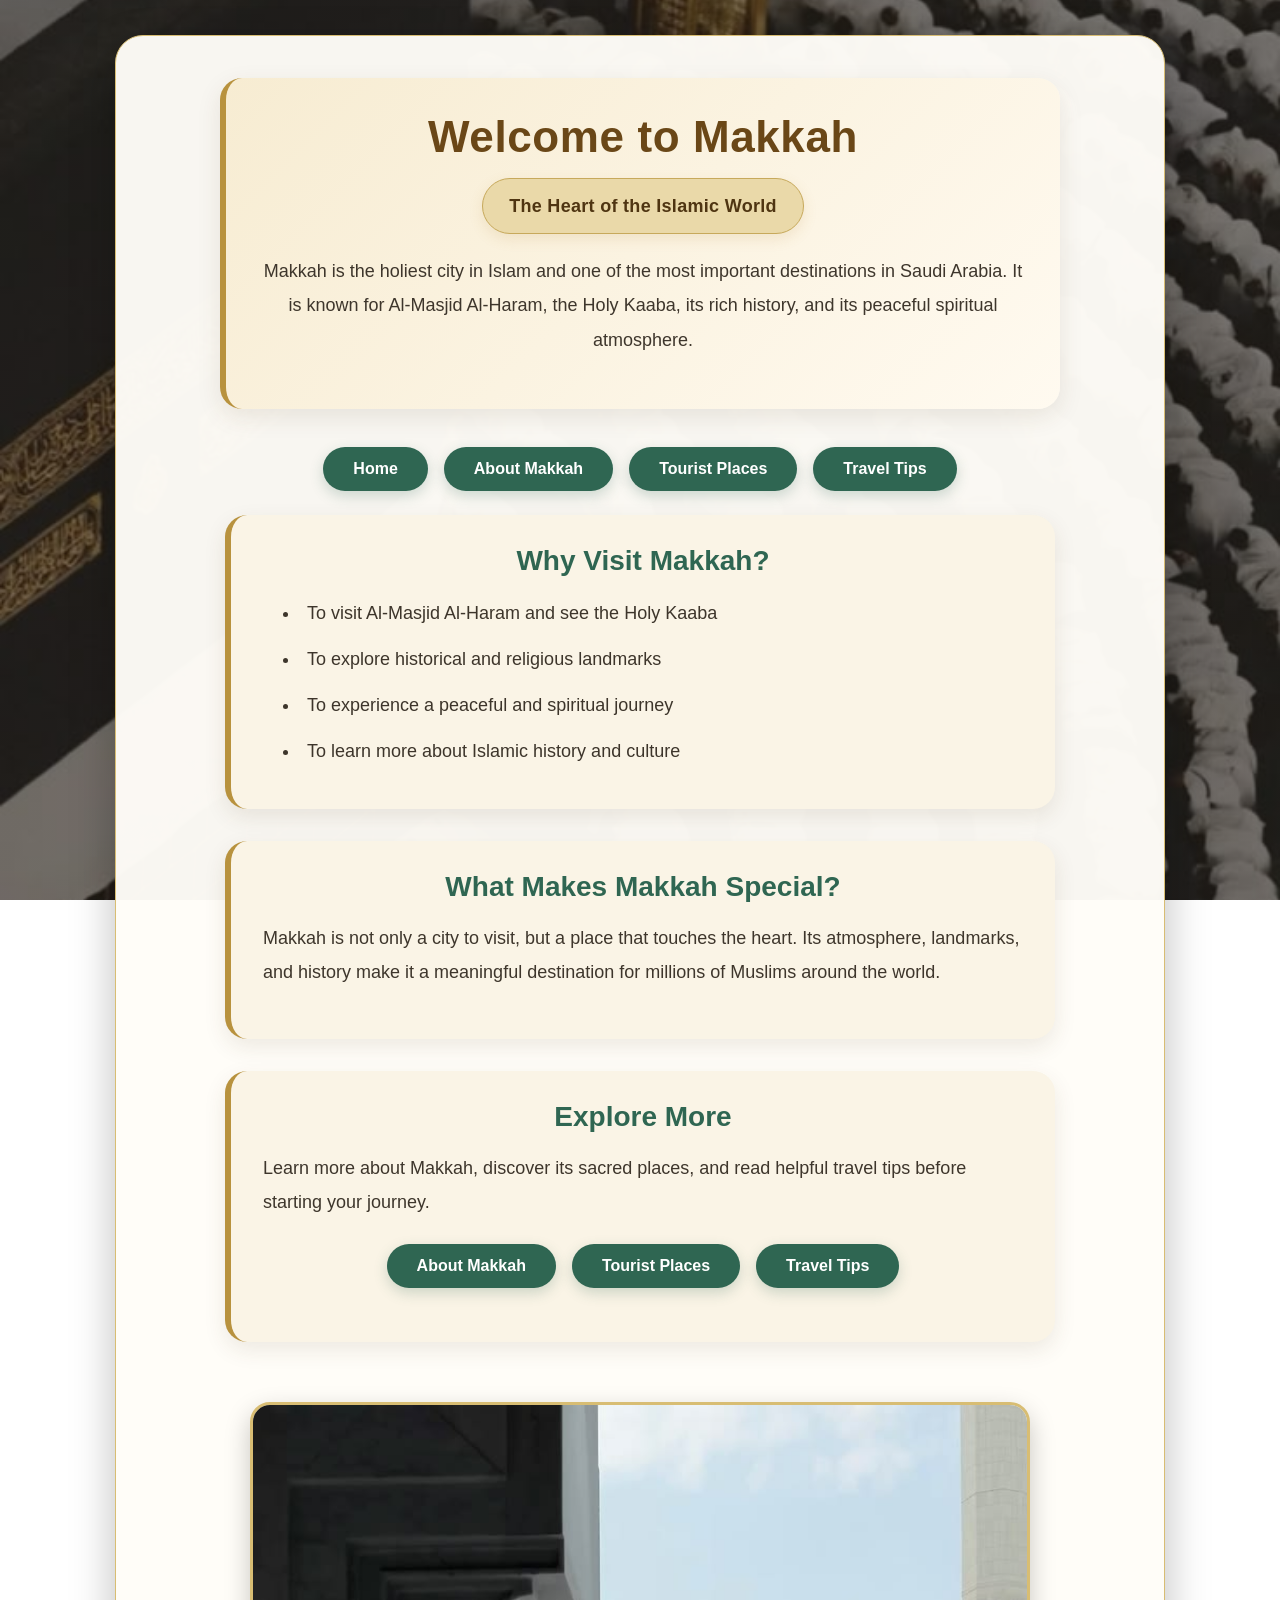
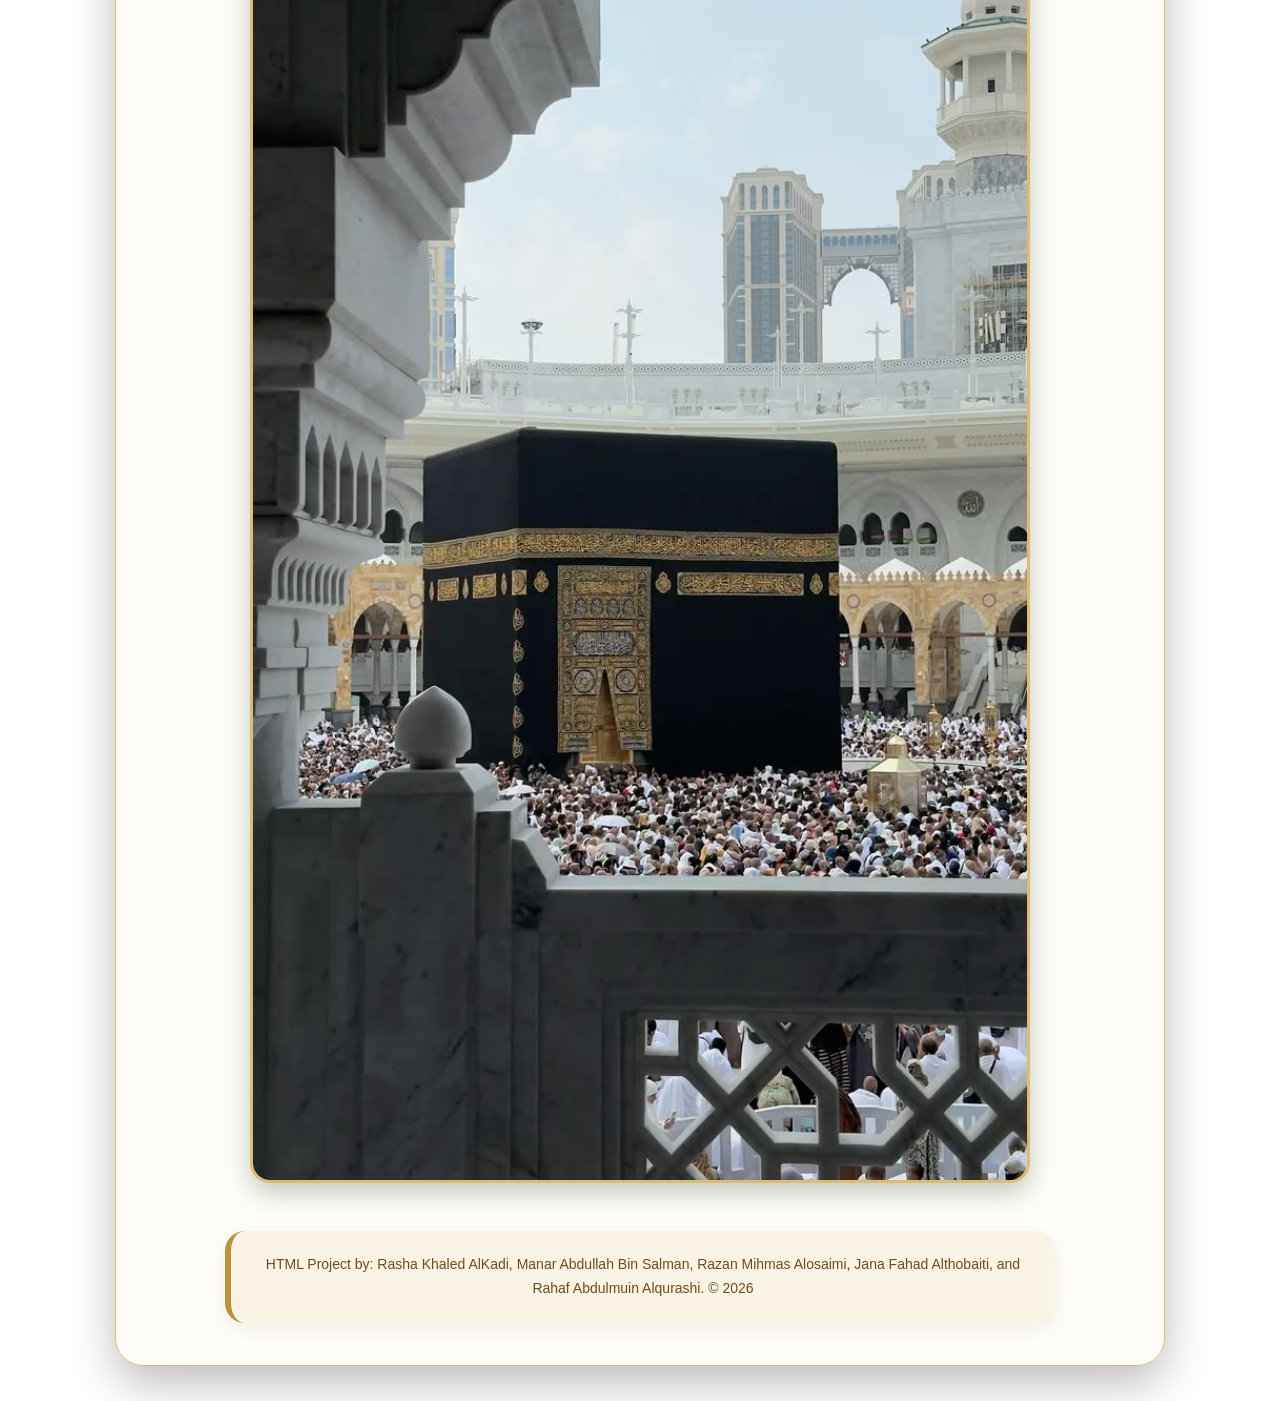
<file: index.html>
<!DOCTYPE html>
<html lang="en">

<head>
    <meta charset="UTF-8">
    <meta name="viewport" content="width=device-width, initial-scale=1.0">
    <title>Tourism in Makkah</title>
    <link rel="stylesheet" href="style.css">
</head>

<body>

    <div class="page">

        <header>
            <h1>Welcome to Makkah</h1>
            <p class="hero-note">The Heart of the Islamic World</p>
            <p>
                Makkah is the holiest city in Islam and one of the most important destinations
                in Saudi Arabia. It is known for Al-Masjid Al-Haram, the Holy Kaaba,
                its rich history, and its peaceful spiritual atmosphere.
            </p>
        </header>

        <nav>
            <a href="index.html">Home</a>
            <a href="Makkah.html">About Makkah</a>
            <a href="places.html">Tourist Places</a>
            <a href="tips.html">Travel Tips</a>
        </nav>

        <main>

            <section class="card">
                <h2>Why Visit Makkah?</h2>
                <ul>
                    <li>To visit Al-Masjid Al-Haram and see the Holy Kaaba</li>
                    <li>To explore historical and religious landmarks</li>
                    <li>To experience a peaceful and spiritual journey</li>
                    <li>To learn more about Islamic history and culture</li>
                </ul>
            </section>

            <section class="card">
                <h2>What Makes Makkah Special?</h2>
                <p>
                    Makkah is not only a city to visit, but a place that touches the heart.
                    Its atmosphere, landmarks, and history make it a meaningful destination
                    for millions of Muslims around the world.
                </p>
            </section>

            <section class="card">
                <h2>Explore More</h2>
                <p>
                    Learn more about Makkah, discover its sacred places,
                    and read helpful travel tips before starting your journey.
                </p>

                <div class="links">
                    <a href="Makkah.html">About Makkah</a>
                    <a href="places.html">Tourist Places</a>
                    <a href="tips.html">Travel Tips</a>
                </div>
            </section>

            <section class="image-card">
                <img src="img/Makkah.jpg" alt="Makkah view">
            </section>

        </main>

        <footer>
            <p>
                HTML Project by: Rasha Khaled AlKadi, Manar Abdullah Bin Salman,
                Razan Mihmas Alosaimi, Jana Fahad Althobaiti,
                and Rahaf Abdulmuin Alqurashi.
                &copy; 2026
            </p>
        </footer>

    </div>

</body>

</html>
</file>
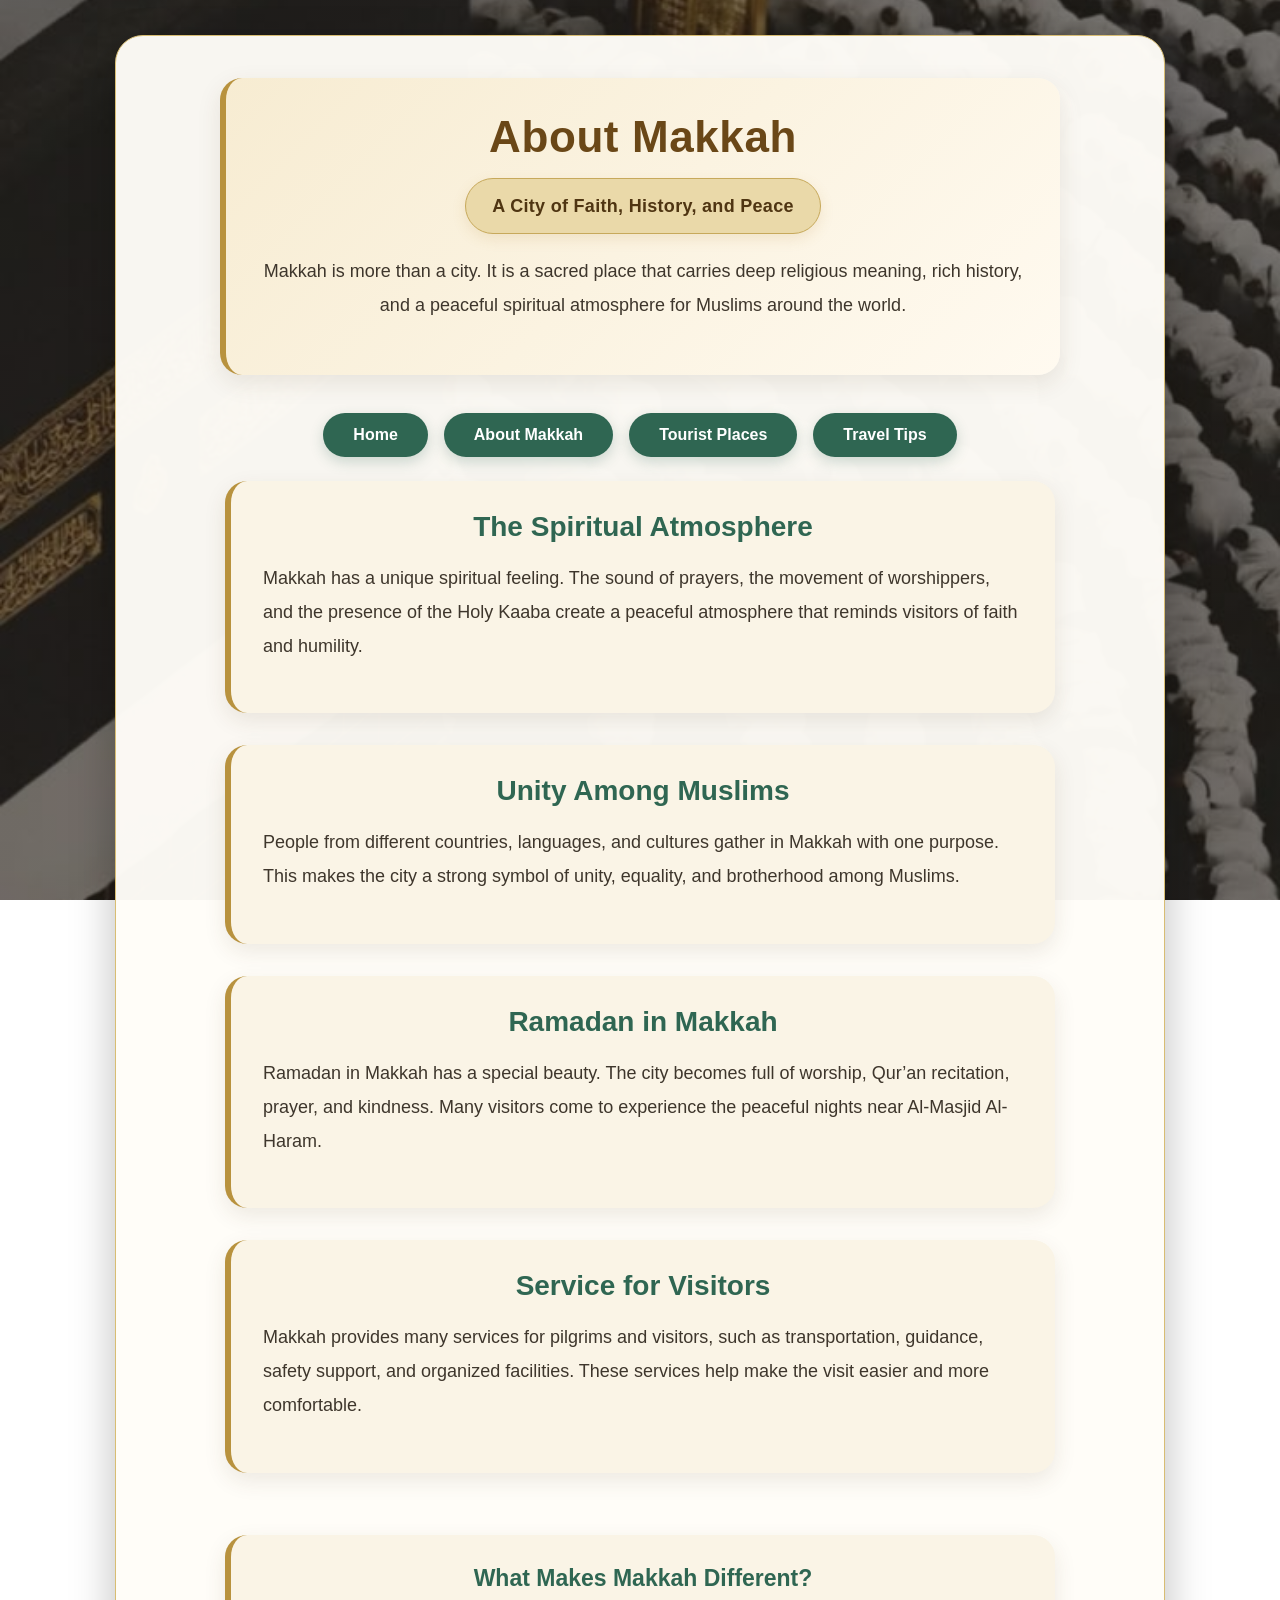
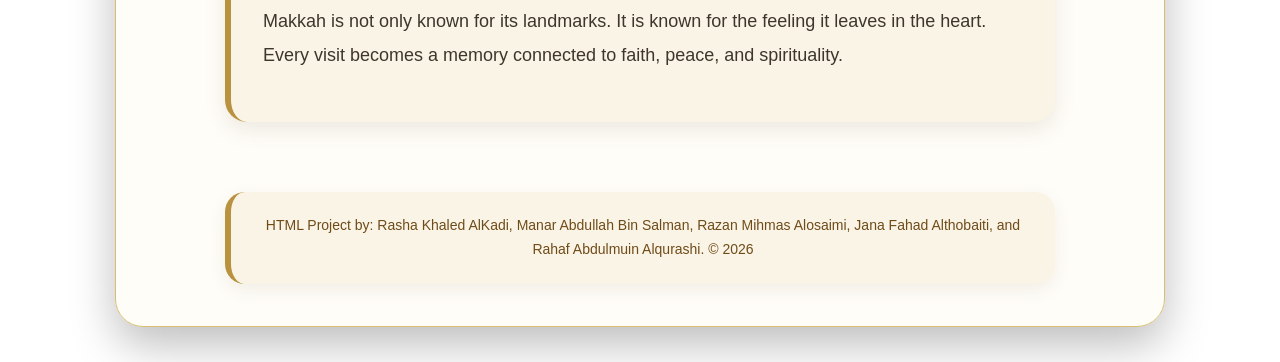
<file: Makkah.html>
<!DOCTYPE html>
<html lang="en">

<head>
    <meta charset="UTF-8">
    <meta name="viewport" content="width=device-width, initial-scale=1.0">
    <title>About Makkah</title>
    <link rel="stylesheet" href="style.css">
</head>

<body>

    <div class="page">

        <header>
            <h1>About Makkah</h1>
            <p class="hero-note">A City of Faith, History, and Peace</p>
            <p>
                Makkah is more than a city. It is a sacred place that carries deep religious
                meaning, rich history, and a peaceful spiritual atmosphere for Muslims around
                the world.
            </p>
        </header>

        <nav>
            <a href="index.html">Home</a>
            <a href="Makkah.html">About Makkah</a>
            <a href="places.html">Tourist Places</a>
            <a href="tips.html">Travel Tips</a>
        </nav>

        <main>

            <section class="card">
                <h2>The Spiritual Atmosphere</h2>
                <p>
                    Makkah has a unique spiritual feeling. The sound of prayers, the movement
                    of worshippers, and the presence of the Holy Kaaba create a peaceful
                    atmosphere that reminds visitors of faith and humility.
                </p>
            </section>

            <section class="card">
                <h2>Unity Among Muslims</h2>
                <p>
                    People from different countries, languages, and cultures gather in Makkah
                    with one purpose. This makes the city a strong symbol of unity, equality,
                    and brotherhood among Muslims.
                </p>
            </section>

            <section class="card">
                <h2>Ramadan in Makkah</h2>
                <p>
                    Ramadan in Makkah has a special beauty. The city becomes full of worship,
                    Qur’an recitation, prayer, and kindness. Many visitors come to experience
                    the peaceful nights near Al-Masjid Al-Haram.
                </p>
            </section>

            <section class="card">
                <h2>Service for Visitors</h2>
                <p>
                    Makkah provides many services for pilgrims and visitors, such as transportation,
                    guidance, safety support, and organized facilities. These services help make
                    the visit easier and more comfortable.
                </p>
            </section>

            <section class="text-box">
                <h3>What Makes Makkah Different?</h3>
                <p>
                    Makkah is not only known for its landmarks. It is known for the feeling
                    it leaves in the heart. Every visit becomes a memory connected to faith,
                    peace, and spirituality.
                </p>
            </section>

        </main>

        <footer>
            <p>
                HTML Project by: Rasha Khaled AlKadi, Manar Abdullah Bin Salman,
                Razan Mihmas Alosaimi, Jana Fahad Althobaiti,
                and Rahaf Abdulmuin Alqurashi.
                &copy; 2026
            </p>
        </footer>

    </div>

</body>

</html>
</file>
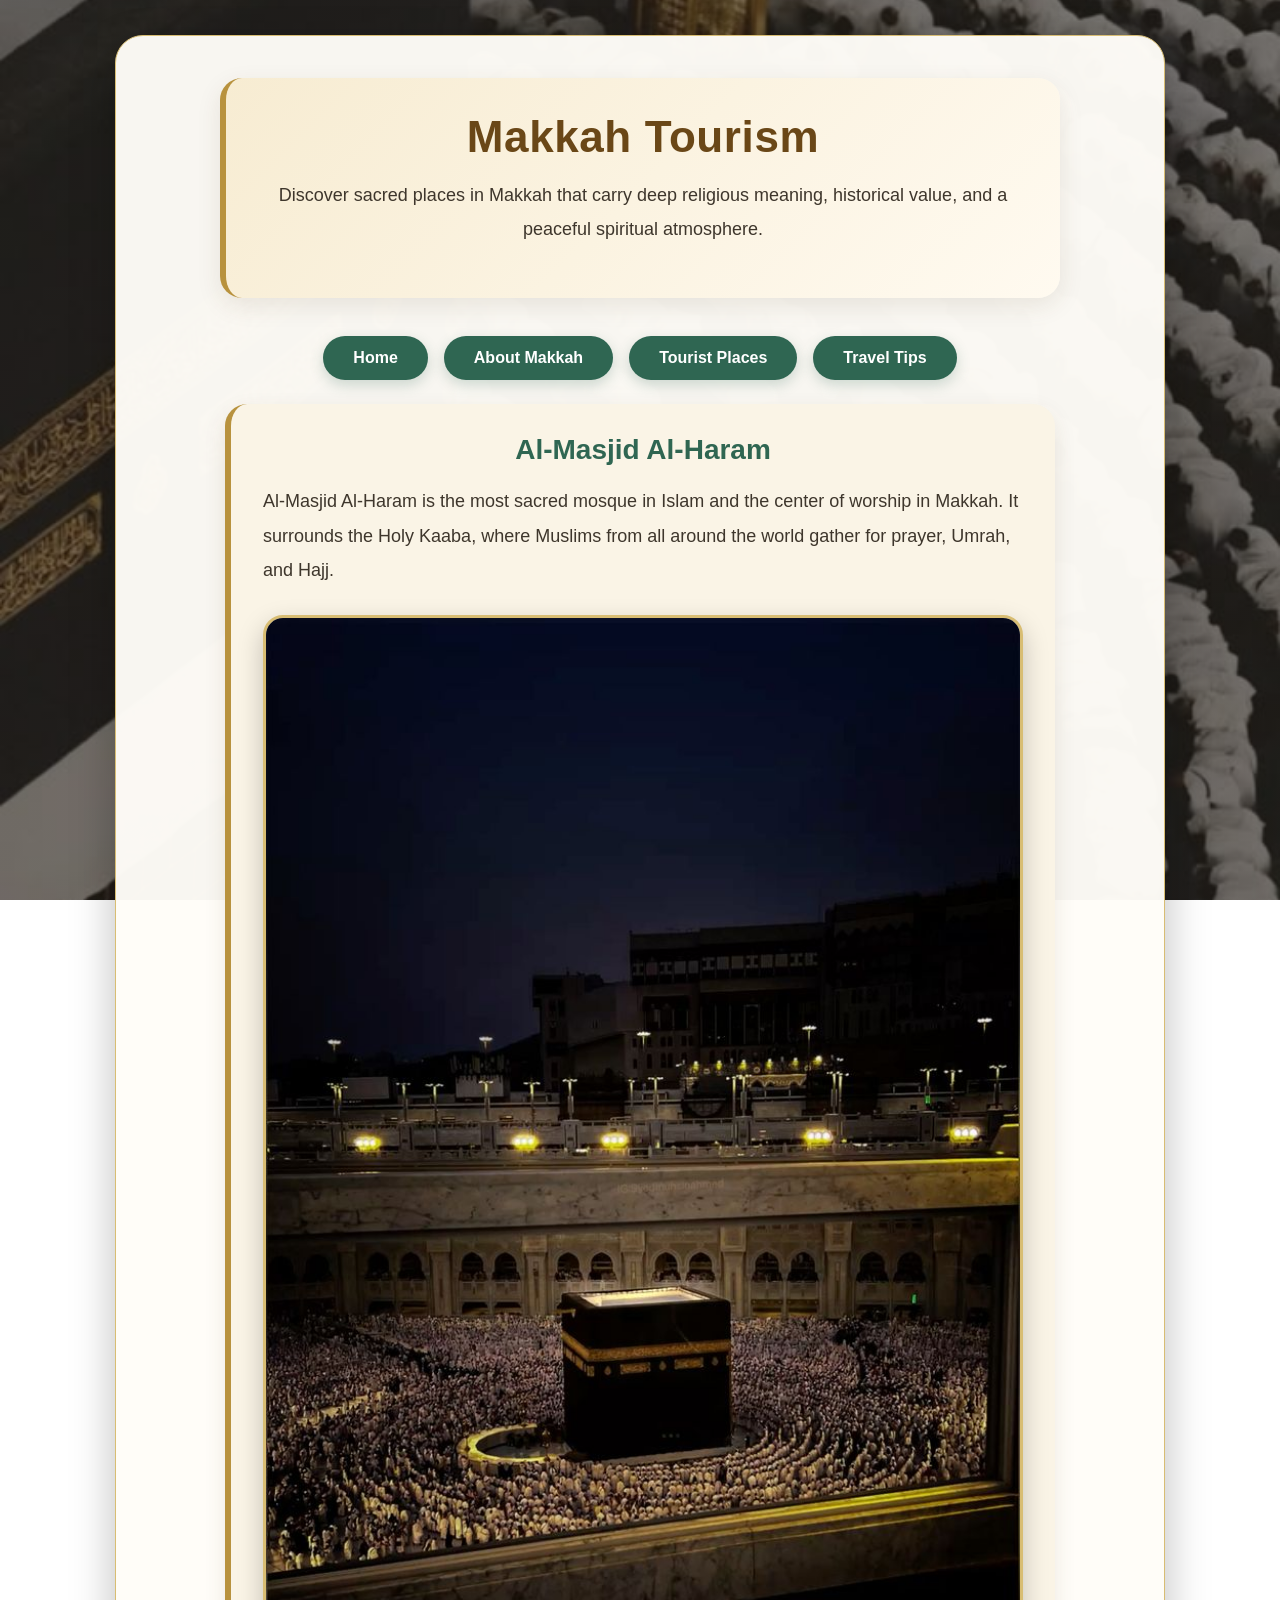
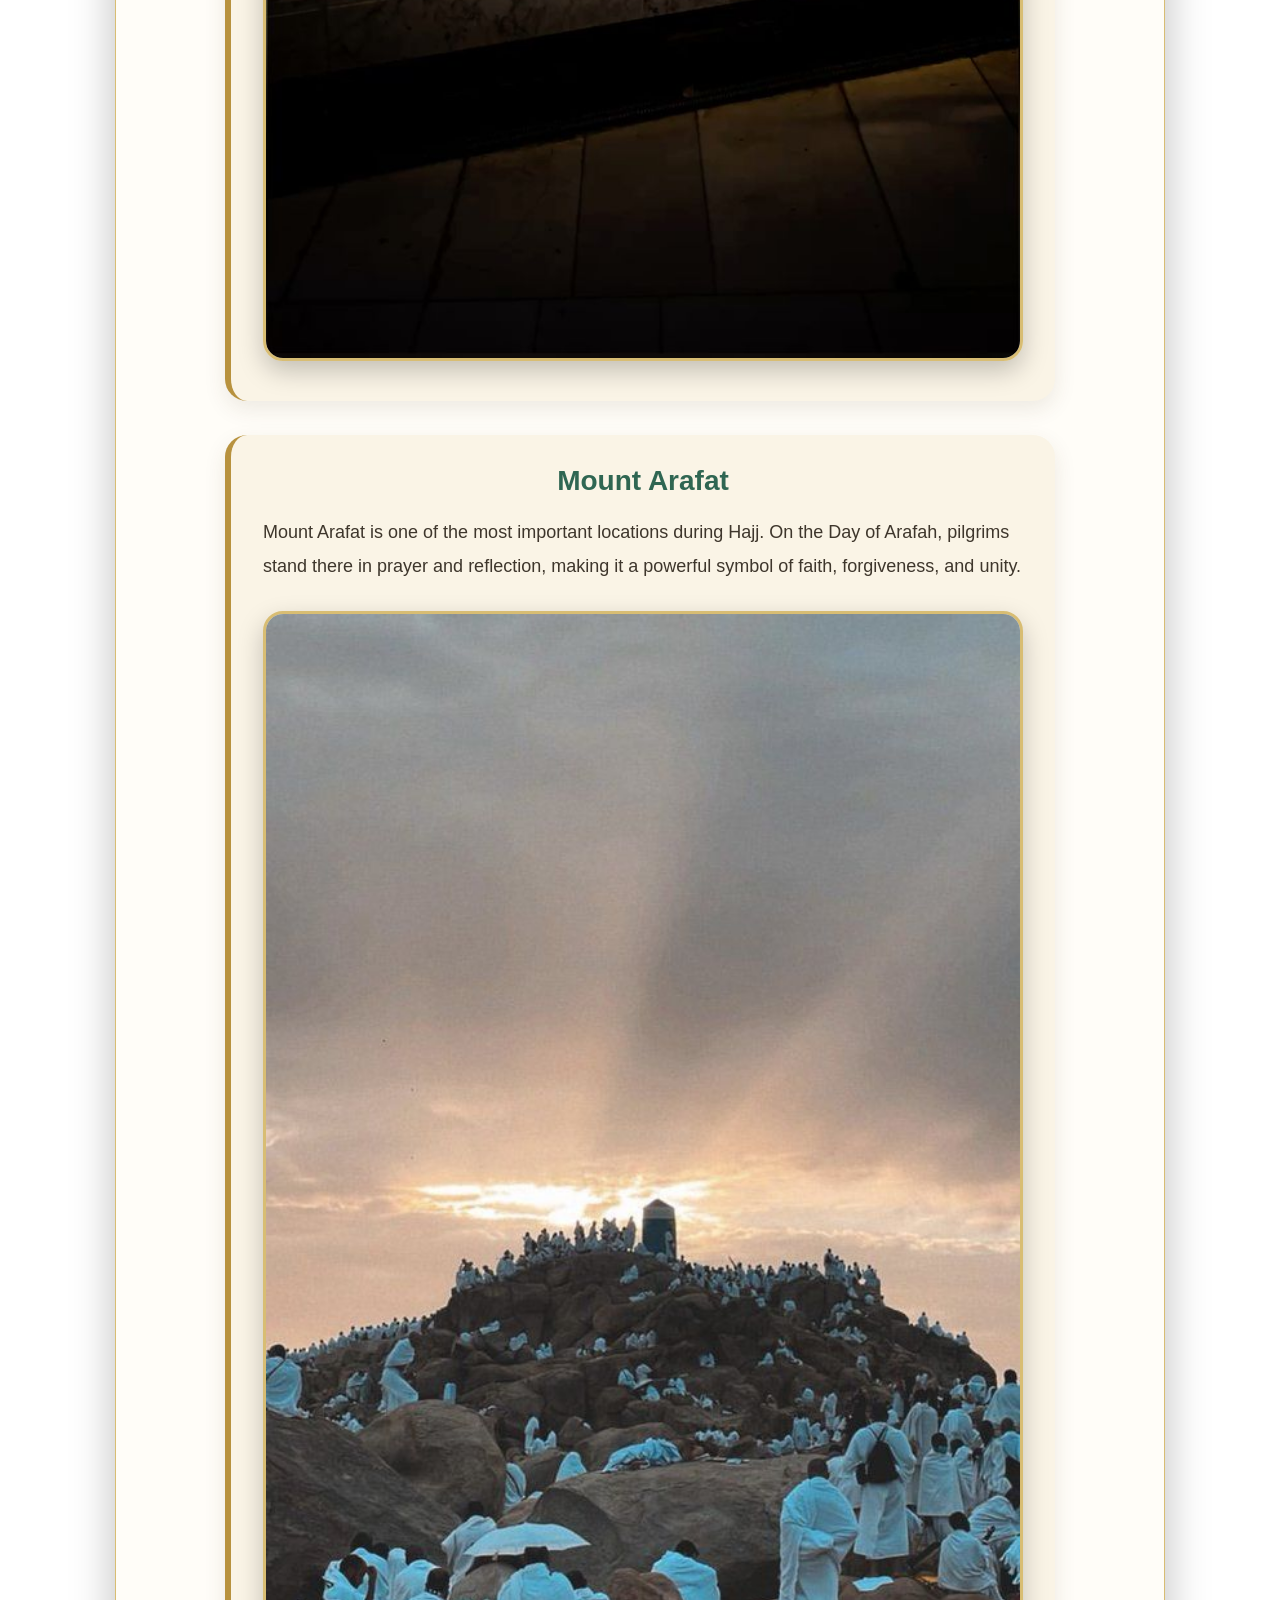
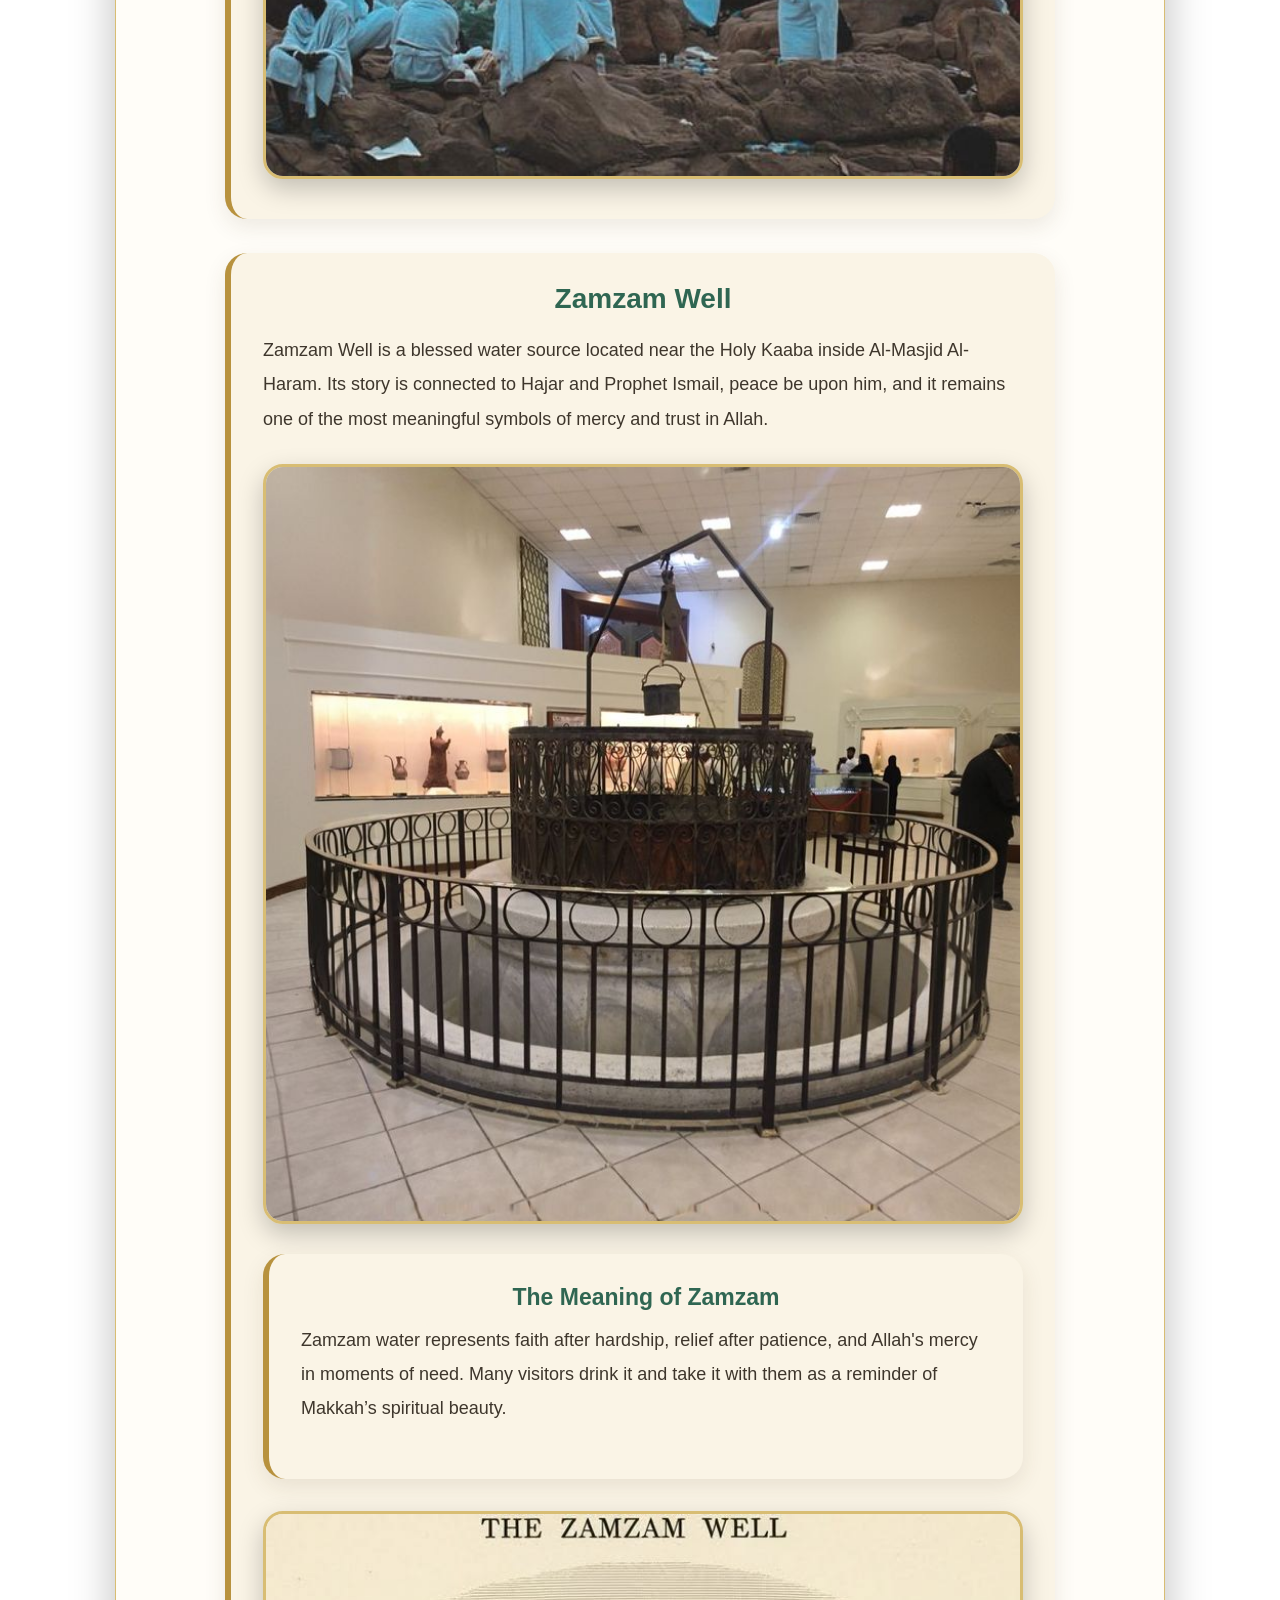
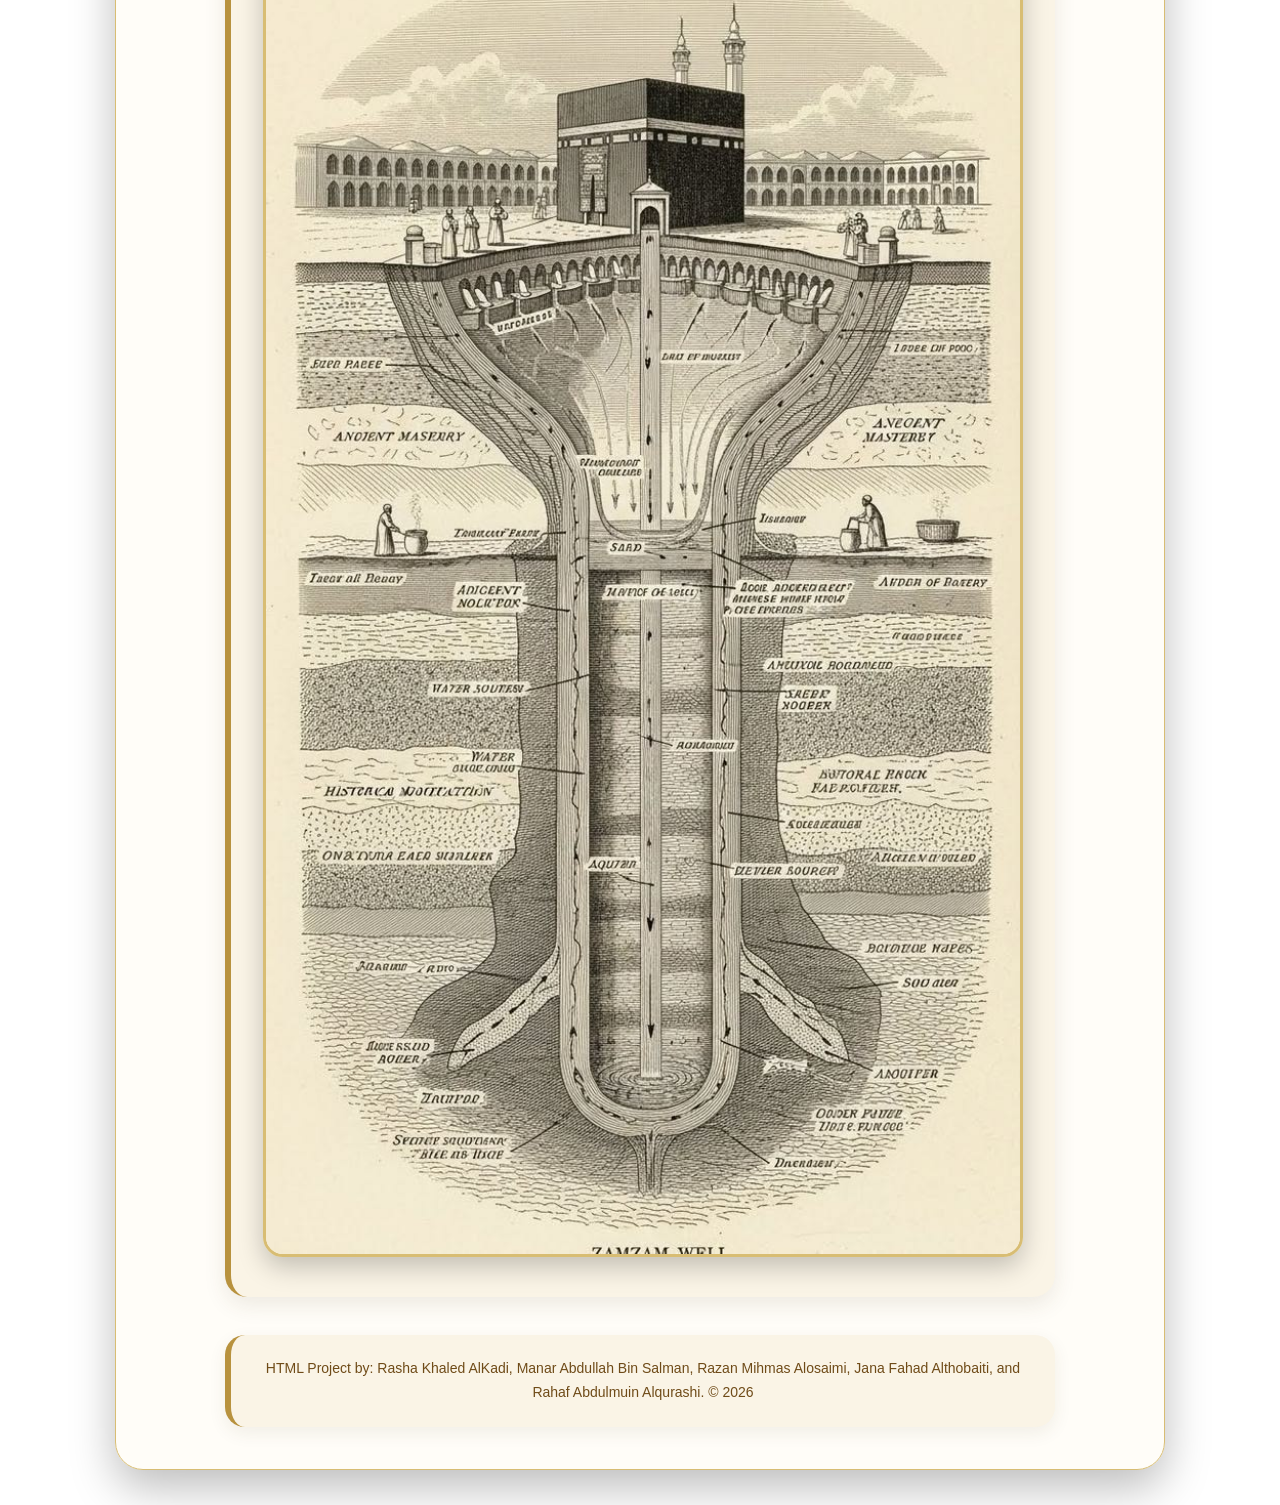
<file: places.html>
<!DOCTYPE html>
<html lang="en">

<head>
    <meta charset="UTF-8">
    <meta name="viewport" content="width=device-width, initial-scale=1.0">
    <title>Tourist Places in Makkah</title>
    <link rel="stylesheet" href="style.css">
</head>

<body>

    <div class="page">

        <header>
            <h1>Makkah Tourism</h1>
            <p>
                Discover sacred places in Makkah that carry deep religious meaning,
                historical value, and a peaceful spiritual atmosphere.
            </p>
        </header>

        <nav>
            <a href="index.html">Home</a>
            <a href="Makkah.html">About Makkah</a>
            <a href="places.html">Tourist Places</a>
            <a href="tips.html">Travel Tips</a>
        </nav>

        <main>

            <section class="places">

                <article class="card place-card">
                    <h2>Al-Masjid Al-Haram</h2>

                    <p>
                        Al-Masjid Al-Haram is the most sacred mosque in Islam and the center
                        of worship in Makkah. It surrounds the Holy Kaaba, where Muslims from
                        all around the world gather for prayer, Umrah, and Hajj.
                    </p>

                    <img src="img/Makkah view.jpg" alt="Al-Masjid Al-Haram">
                </article>

                <article class="card place-card">
                    <h2>Mount Arafat</h2>

                    <p>
                        Mount Arafat is one of the most important locations during Hajj.
                        On the Day of Arafah, pilgrims stand there in prayer and reflection,
                        making it a powerful symbol of faith, forgiveness, and unity.
                    </p>

                    <img src="img/Mount Arafat.jpg" alt="Mount Arafat">
                </article>

                <article class="card place-card">
                    <h2>Zamzam Well</h2>

                    <p>
                        Zamzam Well is a blessed water source located near the Holy Kaaba
                        inside Al-Masjid Al-Haram. Its story is connected to Hajar and
                        Prophet Ismail, peace be upon him, and it remains one of the most
                        meaningful symbols of mercy and trust in Allah.
                    </p>

                    <img src="img/Zamzam Well.jpg" alt="Zamzam Well">

                    <div class="text-box">
                        <h3>The Meaning of Zamzam</h3>
                        <p>
                            Zamzam water represents faith after hardship, relief after patience,
                            and Allah's mercy in moments of need. Many visitors drink it and
                            take it with them as a reminder of Makkah’s spiritual beauty.
                        </p>
                    </div>

                    <img src="img/Zamzam Well expline.jpg" alt="Information about Zamzam Well">
                </article>

            </section>

        </main>

        <footer>
            <p>
                HTML Project by: Rasha Khaled AlKadi, Manar Abdullah Bin Salman,
                Razan Mihmas Alosaimi, Jana Fahad Althobaiti,
                and Rahaf Abdulmuin Alqurashi.
                &copy; 2026
            </p>
        </footer>

    </div>

</body>

</html>
</file>
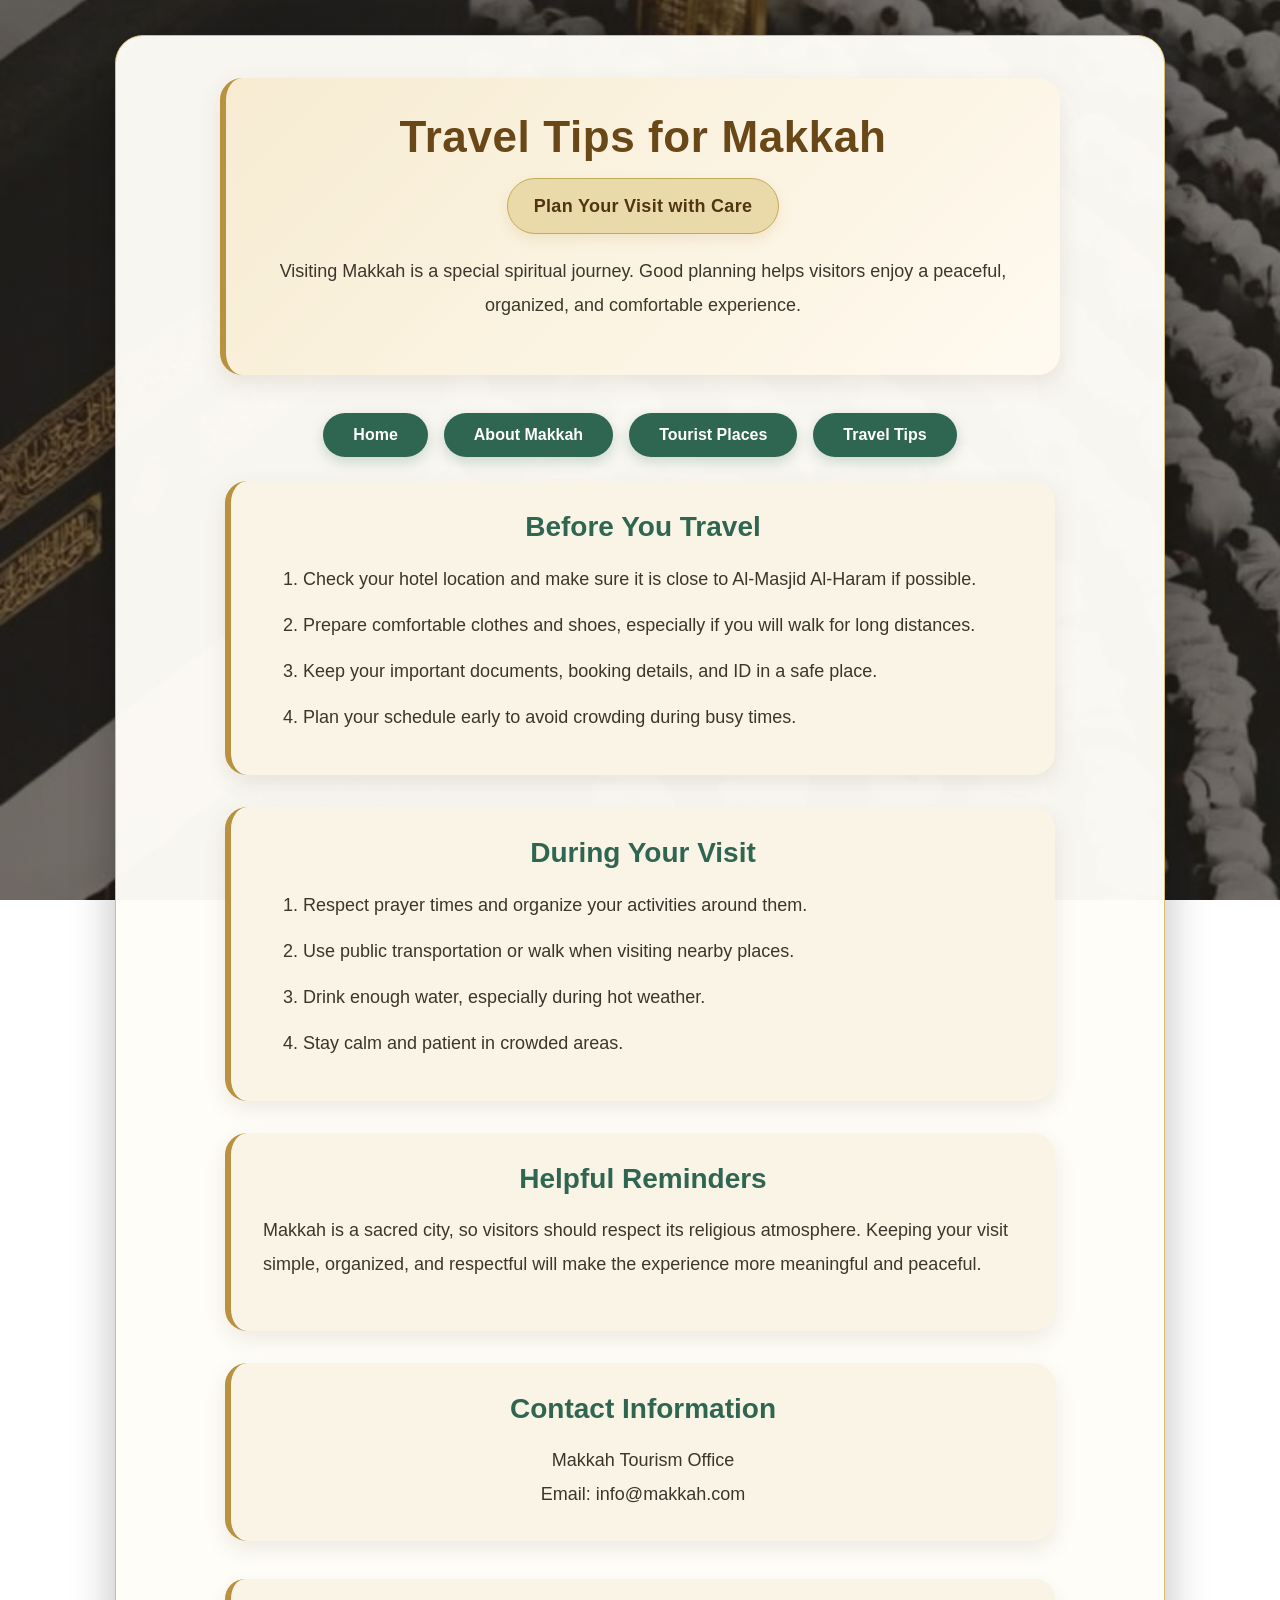
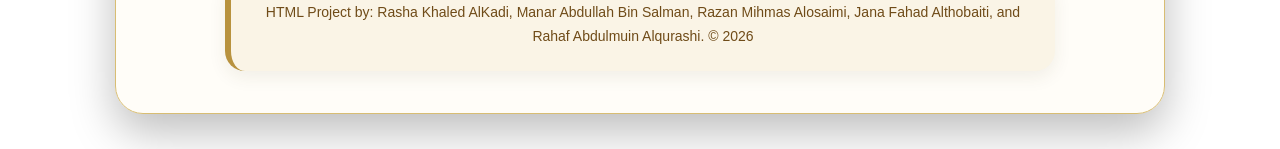
<file: tips.html>
<!DOCTYPE html>
<html lang="en">

<head>
    <meta charset="UTF-8">
    <meta name="viewport" content="width=device-width, initial-scale=1.0">
    <title>Travel Tips for Makkah</title>
    <link rel="stylesheet" href="style.css">
</head>

<body>

    <div class="page">

        <header>
            <h1>Travel Tips for Makkah</h1>
            <p class="hero-note">Plan Your Visit with Care</p>
            <p>
                Visiting Makkah is a special spiritual journey. Good planning helps visitors
                enjoy a peaceful, organized, and comfortable experience.
            </p>
        </header>

        <nav>
            <a href="index.html">Home</a>
            <a href="Makkah.html">About Makkah</a>
            <a href="places.html">Tourist Places</a>
            <a href="tips.html">Travel Tips</a>
        </nav>

        <main>

            <section class="card">
                <h2>Before You Travel</h2>
                <ol>
                    <li>Check your hotel location and make sure it is close to Al-Masjid Al-Haram if possible.</li>
                    <li>Prepare comfortable clothes and shoes, especially if you will walk for long distances.</li>
                    <li>Keep your important documents, booking details, and ID in a safe place.</li>
                    <li>Plan your schedule early to avoid crowding during busy times.</li>
                </ol>
            </section>

            <section class="card">
                <h2>During Your Visit</h2>
                <ol>
                    <li>Respect prayer times and organize your activities around them.</li>
                    <li>Use public transportation or walk when visiting nearby places.</li>
                    <li>Drink enough water, especially during hot weather.</li>
                    <li>Stay calm and patient in crowded areas.</li>
                </ol>
            </section>

            <section class="card">
                <h2>Helpful Reminders</h2>
                <p>
                    Makkah is a sacred city, so visitors should respect its religious atmosphere.
                    Keeping your visit simple, organized, and respectful will make the experience
                    more meaningful and peaceful.
                </p>
            </section>

            <section class="card">
                <h2>Contact Information</h2>
                <address>
                    Makkah Tourism Office<br>
                    Email: info@makkah.com
                </address>
            </section>

        </main>

        <footer>
            <p>
                HTML Project by: Rasha Khaled AlKadi, Manar Abdullah Bin Salman,
                Razan Mihmas Alosaimi, Jana Fahad Althobaiti,
                and Rahaf Abdulmuin Alqurashi.
                &copy; 2026
            </p>
        </footer>

    </div>

</body>

</html>
</file>
<file: style.css>
/* Reset */
* {
    margin: 0;
    padding: 0;
    box-sizing: border-box;
}

/* Page Background */
body {
    font-family: "Segoe UI", Tahoma, Geneva, Verdana, sans-serif;
    min-height: 100vh;

    background:
        linear-gradient(rgba(34, 29, 22, 0.55), rgba(34, 29, 22, 0.55)),
        url("img/Makkah2.jpg");

    background-size: cover;
    background-position: center;
    background-attachment: fixed;

    color: #332c23;

    display: flex;
    justify-content: center;
    align-items: center;

    padding: 35px;
}

/* Main Container */
.page {
    width: 92%;
    max-width: 1050px;
    min-height: 85vh;

    background: rgba(255, 253, 248, 0.97);

    border-radius: 28px;
    padding: 42px;

    text-align: center;

    border: 1px solid #d8bd73;
    box-shadow: 0 18px 45px rgba(0, 0, 0, 0.26);
}

/* Header */
header {
    max-width: 840px;

    margin: 0 auto 38px auto;
    padding: 34px 32px;

    background: linear-gradient(135deg, #f7ecd2, #fffaf0);

    border-left: 6px solid #b8923e;
    border-radius: 22px;

    box-shadow: 0 8px 24px rgba(82, 58, 25, 0.10);
}

/* Titles */
h1 {
    color: #6a4717;
    font-size: 44px;
    margin-bottom: 16px;

    font-weight: 700;
    letter-spacing: 0.6px;
}

h2 {
    color: #2f6652;
    font-size: 28px;
    margin-bottom: 18px;

    font-weight: 700;
}

h3 {
    color: #2f6652;
    font-size: 23px;
    margin-bottom: 12px;

    font-weight: 700;
}

/* Paragraphs */
p {
    max-width: 760px;

    margin: 0 auto 18px auto;

    font-size: 18px;
    line-height: 1.9;

    color: #3e362c;
}

/* The Small Label under Main Title */
.hero-note {
    display: inline-block;

    background: #ead9a9;
    color: #4f3512;

    padding: 10px 26px;
    margin-bottom: 20px;

    border-radius: 999px;
    border: 1px solid #c7a95b;

    font-weight: 700;
    letter-spacing: 0.3px;

    box-shadow: 0 5px 14px rgba(184, 146, 62, 0.16);
}

/* Main Layout */
main {
    width: 100%;

    display: flex;
    flex-direction: column;
    align-items: center;

    gap: 32px;
}

/* Cards */
.card,
.text-box {
    width: 100%;
    max-width: 830px;

    margin: 0 auto;
    padding: 30px 32px;

    background: #faf4e6;

    border-left: 6px solid #b8923e;
    border-radius: 22px;

    text-align: left;

    box-shadow: 0 8px 22px rgba(82, 58, 25, 0.10);
}

/* Card Titles */
.card h2,
.text-box h3 {
    text-align: center;
}

/* Text inside Cards */
.card p,
.text-box p {
    margin-bottom: 20px;

    font-size: 18px;
    line-height: 1.9;

    color: #3e362c;
}

/* Lists */
ul,
ol {
    max-width: 720px;

    margin: 18px auto 0 auto;

    list-style-position: inside;

    font-size: 18px;
    line-height: 2;

    color: #3d352b;

    text-align: left;
}

li {
    margin-bottom: 10px;
}

/* Navigation and Buttons */
.links,
nav {
    width: 100%;

    display: flex;
    justify-content: center;
    align-items: center;

    gap: 16px;
    flex-wrap: wrap;

    margin: 24px 0;
}

a {
    text-decoration: none;

    background-color: #2f6652;
    color: white;

    padding: 13px 30px;

    border-radius: 999px;

    font-weight: 700;
    font-size: 16px;

    transition: 0.25s ease;

    box-shadow: 0 5px 14px rgba(47, 102, 82, 0.22);
}

a:hover {
    background-color: #b8923e;
    color: white;

    transform: translateY(-2px);
}

/* Images */
.image-card {
    width: 100%;
    max-width: 830px;
}

img {
    width: 100%;
    max-width: 780px;
    height: auto;

    display: block;

    margin: 28px auto 10px auto;

    border-radius: 20px;
    border: 3px solid #d8bd73;

    box-shadow: 0 10px 26px rgba(0, 0, 0, 0.22);
}

/* Places Page */
.places {
    width: 100%;

    display: flex;
    flex-direction: column;
    align-items: center;

    gap: 34px;
}

.place-card {
    transition: 0.25s ease;
}

.place-card:hover {
    transform: translateY(-4px);
}

.place-card h2 {
    margin-bottom: 18px;
}

.place-card p {
    margin-bottom: 24px;
}

/* Text Box Between Zamzam Images */
.text-box {
    margin-top: 30px;
    margin-bottom: 32px;
}

/* Highlight */
mark {
    background-color: #d8bd73;
    color: #2f2a22;

    padding: 4px 9px;
    border-radius: 8px;
}

/* Contact Information */
address {
    display: block;

    max-width: 700px;
    margin: 12px auto 0 auto;

    font-style: normal;

    font-size: 18px;
    line-height: 1.9;

    color: #3d352b;

    text-align: center;
}

/* Footer */
footer {
    max-width: 830px;

    margin: 38px auto 0 auto;
    padding: 22px 28px;

    background: #faf4e6;

    border-left: 6px solid #b8923e;
    border-radius: 20px;

    box-shadow: 0 6px 18px rgba(82, 58, 25, 0.08);
}

footer p {
    font-size: 14px;
    line-height: 1.7;
    color: #6f4b18;
    margin-bottom: 0;
}

/* Mobile Responsive */
@media (max-width: 600px) {
    body {
        padding: 16px;
        align-items: flex-start;
        background-attachment: scroll;
    }

    .page {
        width: 100%;
        padding: 24px;
        border-radius: 20px;
    }

    header,
    .card,
    .text-box,
    footer {
        padding: 22px;
        border-left: 4px solid #b8923e;
        border-radius: 16px;
    }

    h1 {
        font-size: 32px;
    }

    h2 {
        font-size: 24px;
    }

    h3 {
        font-size: 20px;
    }

    p,
    li,
    address {
        font-size: 16px;
    }

    ul,
    ol {
        text-align: left;
        line-height: 1.9;
    }

    .links,
    nav {
        gap: 12px;
    }

    a {
        width: 100%;
        text-align: center;
    }

    img {
        border-radius: 14px;
        margin-top: 20px;
    }
}
</file>
